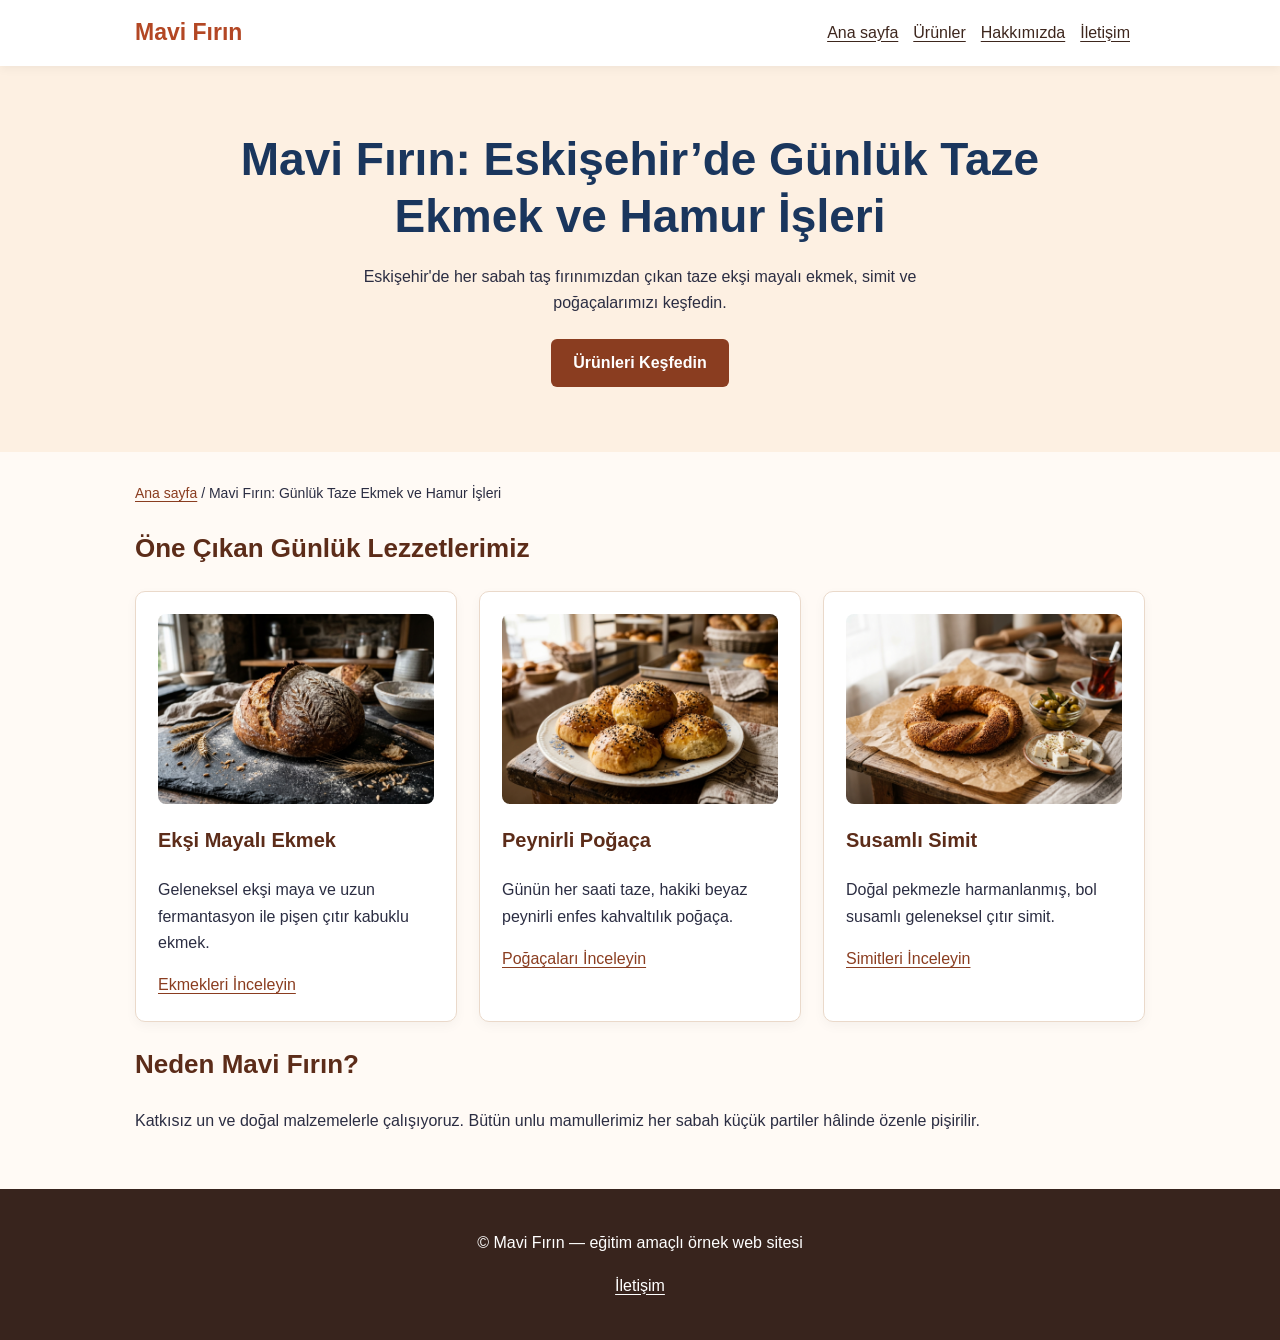
<file: index.html>
<!doctype html>
<html lang="tr">

<head>
    <meta charset="utf-8">
    <meta name="viewport" content="width=device-width, initial-scale=1">
    <title>Mavi Fırın | Eskişehir Taze Ekmek ve Unlu Mamuller</title>
    <meta name="description"
        content="Eskişehir Tepebaşı'nda her sabah taş fırında pişen katkısız ekşi mayalı ekmekler, çıtır simit ve poğaçalar. Günlük taze lezzetlerimizi inceleyin.">
    <link rel="stylesheet" href="style.css">
    <!-- 8. hafta: Google etiketini Analytics arayüzünden alıp BURAYA yerleştirin; gerçek kimlik yazın. -->
</head>

<body>
    <header>
        <nav aria-label="Ana menü"><a href="index.html" class="brand">Mavi Fırın</a>
            <div><a href="index.html">Ana sayfa</a><a href="urunler.html">Ürünler</a><a
                    href="hakkimizda.html">Hakkımızda</a><a href="iletisim.html">İletişim</a></div>
        </nav>
    </header>
    <section class="hero">
        <h1>Mavi Fırın: Eskişehir’de Günlük Taze Ekmek ve Hamur İşleri</h1>
        <p>Eskişehir'de her sabah taş fırınımızdan çıkan taze ekşi mayalı ekmek, simit ve poğaçalarımızı keşfedin.</p>
        <a class="btn" href="urunler.html">Ürünleri Keşfedin</a>
    </section>
    <main>
        <p class="crumb"><a href="index.html">Ana sayfa</a> / Mavi Fırın: Günlük Taze Ekmek ve Hamur İşleri</p>
        <section>
            <h2>Öne Çıkan Günlük Lezzetlerimiz</h2>
            <div class="cards">
                <article class="card">
                    <img src="images/koy-ekmegi.jpg" alt="Eskişehir taş fırın doğal ekşi mayalı köy ekmeği" width="400" height="300" loading="lazy">
                    <h3>Ekşi Mayalı Ekmek</h3>
                    <p>Geleneksel ekşi maya ve uzun fermantasyon ile pişen çıtır kabuklu ekmek.</p>
                    <a href="urunler.html">Ekmekleri İnceleyin</a>
                </article>
                <article class="card">
                    <img src="images/koy-pogacasi.jpg" alt="Fırından sıcak çıkmış yumuşacık peynirli poğaça" width="400" height="300" loading="lazy">
                    <h3>Peynirli Poğaça</h3>
                    <p>Günün her saati taze, hakiki beyaz peynirli enfes kahvaltılık poğaça.</p>
                    <a href="urunler.html">Poğaçaları İnceleyin</a>
                </article>
                <article class="card">
                    <img src="images/citir-simit.jpg" alt="Geleneksel bol susamlı çıtır sokak simidi" width="400" height="300" loading="lazy">
                    <h3>Susamlı Simit</h3>
                    <p>Doğal pekmezle harmanlanmış, bol susamlı geleneksel çıtır simit.</p>
                    <a href="urunler.html">Simitleri İnceleyin</a>
                </article>
            </div>
        </section>
        <section>
            <h2>Neden Mavi Fırın?</h2>
            <p>Katkısız un ve doğal malzemelerle çalışıyoruz. Bütün unlu mamullerimiz her sabah küçük partiler hâlinde özenle pişirilir.</p>
        </section>
    </main>
    <footer>
        <p>© Mavi Fırın — eğitim amaçlı örnek web sitesi</p>
        <p><a href="iletisim.html">İletişim</a></p>
    </footer>
</body>

</html>
</file>
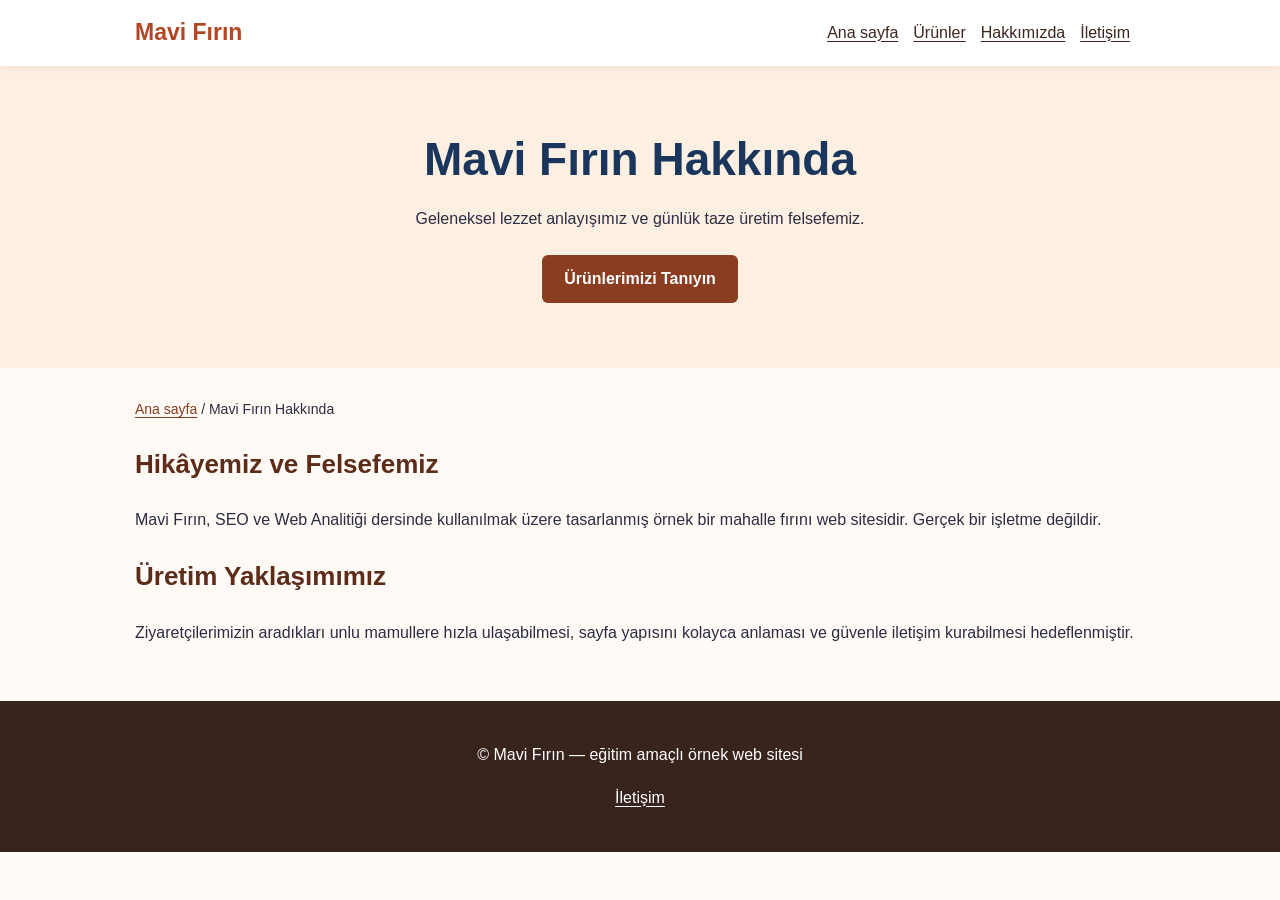
<file: hakkimizda.html>
<!doctype html>
<html lang="tr">

<head>
    <meta charset="utf-8">
    <meta name="viewport" content="width=device-width, initial-scale=1">
    <title>Hakkımızda | Eskişehir Mavi Fırın Hikayemiz</title>
    <meta name="description"
        content="Mavi Fırın’ın geleneksel taş fırın ustalığını, doğal ekşi mayalı üretim anlayışını ve mahalle fırını kültürünü tanıyın.">
    <link rel="stylesheet" href="style.css">
    <!-- 8. hafta: Google etiketini Analytics arayüzünden alıp BURAYA yerleştirin; gerçek kimlik yazın. -->
</head>

<body>
    <header>
        <nav aria-label="Ana menü"><a href="index.html" class="brand">Mavi Fırın</a>
            <div><a href="index.html">Ana sayfa</a><a href="urunler.html">Ürünler</a><a
                    href="hakkimizda.html">Hakkımızda</a><a href="iletisim.html">İletişim</a></div>
        </nav>
    </header>
    <section class="hero">
        <h1>Mavi Fırın Hakkında</h1>
        <p>Geleneksel lezzet anlayışımız ve günlük taze üretim felsefemiz.</p>
        <a class="btn" href="urunler.html">Ürünlerimizi Tanıyın</a>
    </section>
    <main>
        <p class="crumb"><a href="index.html">Ana sayfa</a> / Mavi Fırın Hakkında</p>
        <h2>Hikâyemiz ve Felsefemiz</h2>
        <p>Mavi Fırın, SEO ve Web Analitiği dersinde kullanılmak üzere tasarlanmış örnek bir mahalle fırını web sitesidir. Gerçek bir işletme değildir.</p>
        <h2>Üretim Yaklaşımımız</h2>
        <p>Ziyaretçilerimizin aradıkları unlu mamullere hızla ulaşabilmesi, sayfa yapısını kolayca anlaması ve güvenle iletişim kurabilmesi hedeflenmiştir.</p>
    </main>
    <footer>
        <p>© Mavi Fırın — eğitim amaçlı örnek web sitesi</p>
        <p><a href="iletisim.html">İletişim</a></p>
    </footer>
</body>

</html>
</file>
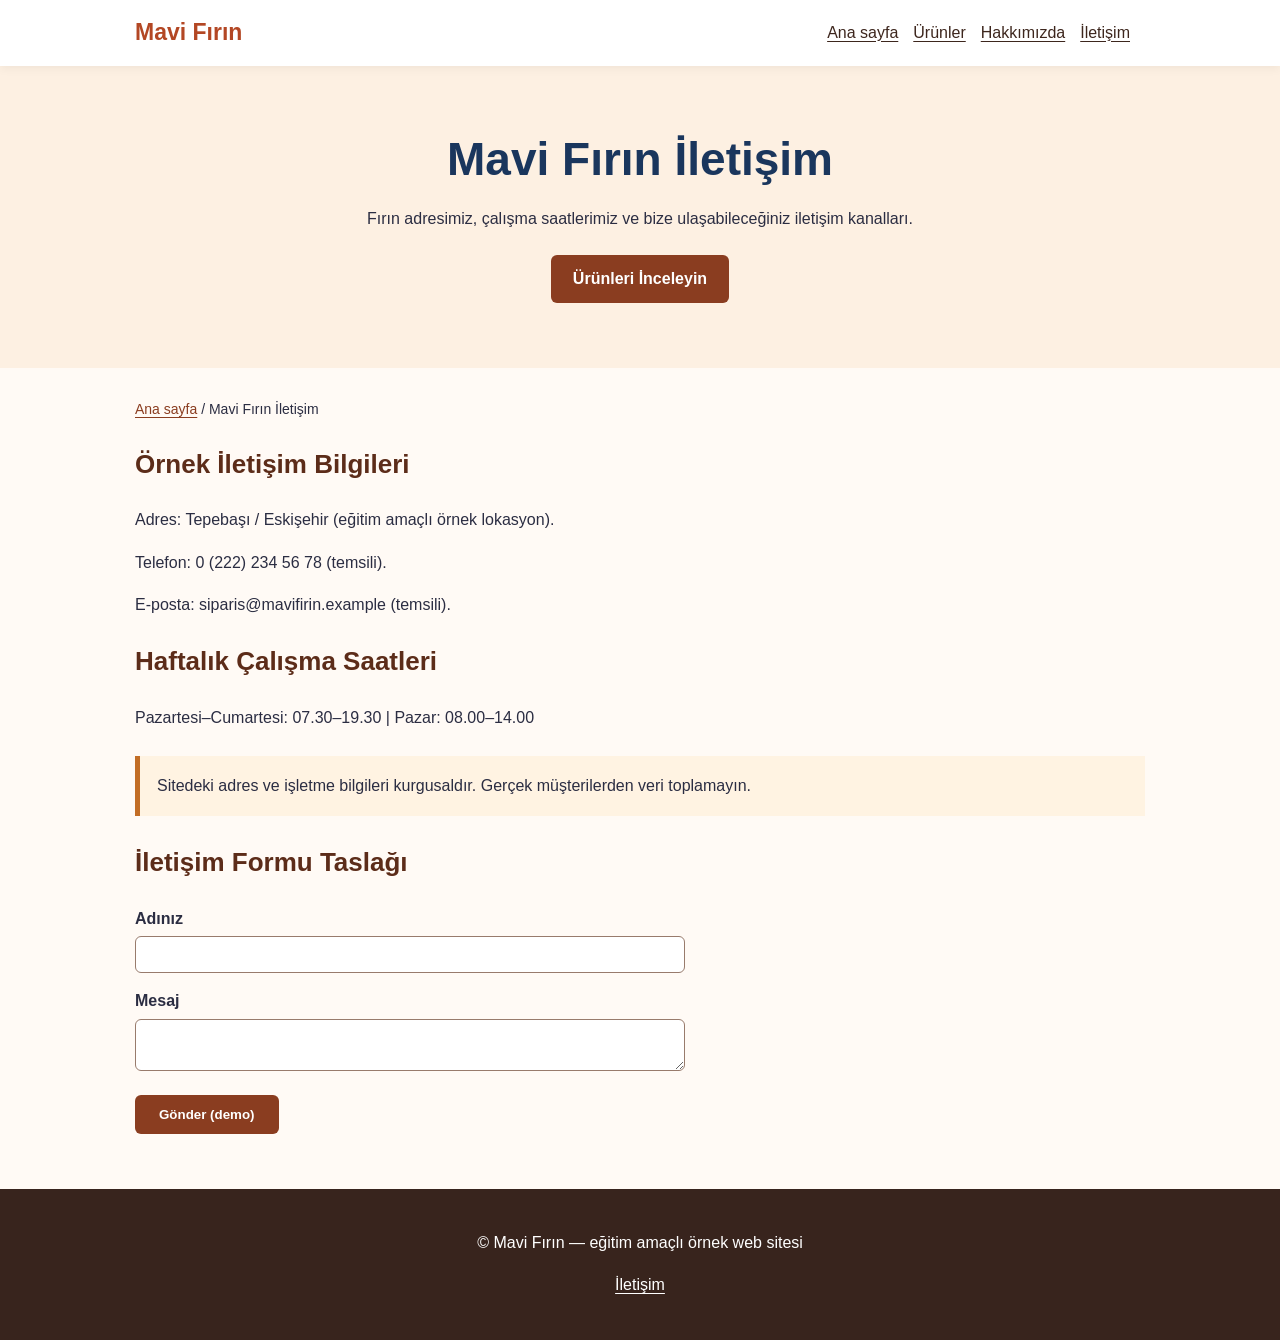
<file: iletisim.html>
<!doctype html>
<html lang="tr">

<head>
    <meta charset="utf-8">
    <meta name="viewport" content="width=device-width, initial-scale=1">
    <title>İletişim ve Adres Bilgileri | Mavi Fırın Eskişehir</title>
    <meta name="description"
        content="Mavi Fırın nerede? Eskişehir Tepebaşı açık adresimiz, sipariş telefonumuz ve haftalık çalışma saatlerimiz hakkında bilgi alın.">
    <link rel="stylesheet" href="style.css">
    <!-- 8. hafta: Google etiketini Analytics arayüzünden alıp BURAYA yerleştirin; gerçek kimlik yazın. -->
</head>

<body>
    <header>
        <nav aria-label="Ana menü"><a href="index.html" class="brand">Mavi Fırın</a>
            <div><a href="index.html">Ana sayfa</a><a href="urunler.html">Ürünler</a><a
                    href="hakkimizda.html">Hakkımızda</a><a href="iletisim.html">İletişim</a></div>
        </nav>
    </header>
    <section class="hero">
        <h1>Mavi Fırın İletişim</h1>
        <p>Fırın adresimiz, çalışma saatlerimiz ve bize ulaşabileceğiniz iletişim kanalları.</p>
        <a class="btn" href="urunler.html">Ürünleri İnceleyin</a>
    </section>
    <main>
        <p class="crumb"><a href="index.html">Ana sayfa</a> / Mavi Fırın İletişim</p>
        <h2>Örnek İletişim Bilgileri</h2>
        <p>Adres: Tepebaşı / Eskişehir (eğitim amaçlı örnek lokasyon).</p>
        <p>Telefon: 0 (222) 234 56 78 (temsili).</p>
        <p>E-posta: siparis@mavifirin.example (temsili).</p>
        <h2>Haftalık Çalışma Saatleri</h2>
        <p>Pazartesi–Cumartesi: 07.30–19.30 | Pazar: 08.00–14.00</p>
        <p class="notice">Sitedeki adres ve işletme bilgileri kurgusaldır. Gerçek müşterilerden veri toplamayın.</p>
        <h2>İletişim Formu Taslağı</h2>
        <form onsubmit="event.preventDefault();document.getElementById('feedback').textContent='Bu bir ders örneğidir; mesaj gönderilmedi.';">
            <label for="ad">Adınız</label>
            <input id="ad" autocomplete="name" required>
            <label for="mesaj">Mesaj</label>
            <textarea id="mesaj" required></textarea>
            <p><button type="submit">Gönder (demo)</button></p>
            <p id="feedback" role="status"></p>
        </form>
    </main>
    <footer>
        <p>© Mavi Fırın — eğitim amaçlı örnek web sitesi</p>
        <p><a href="iletisim.html">İletişim</a></p>
    </footer>
</body>

</html>
</file>
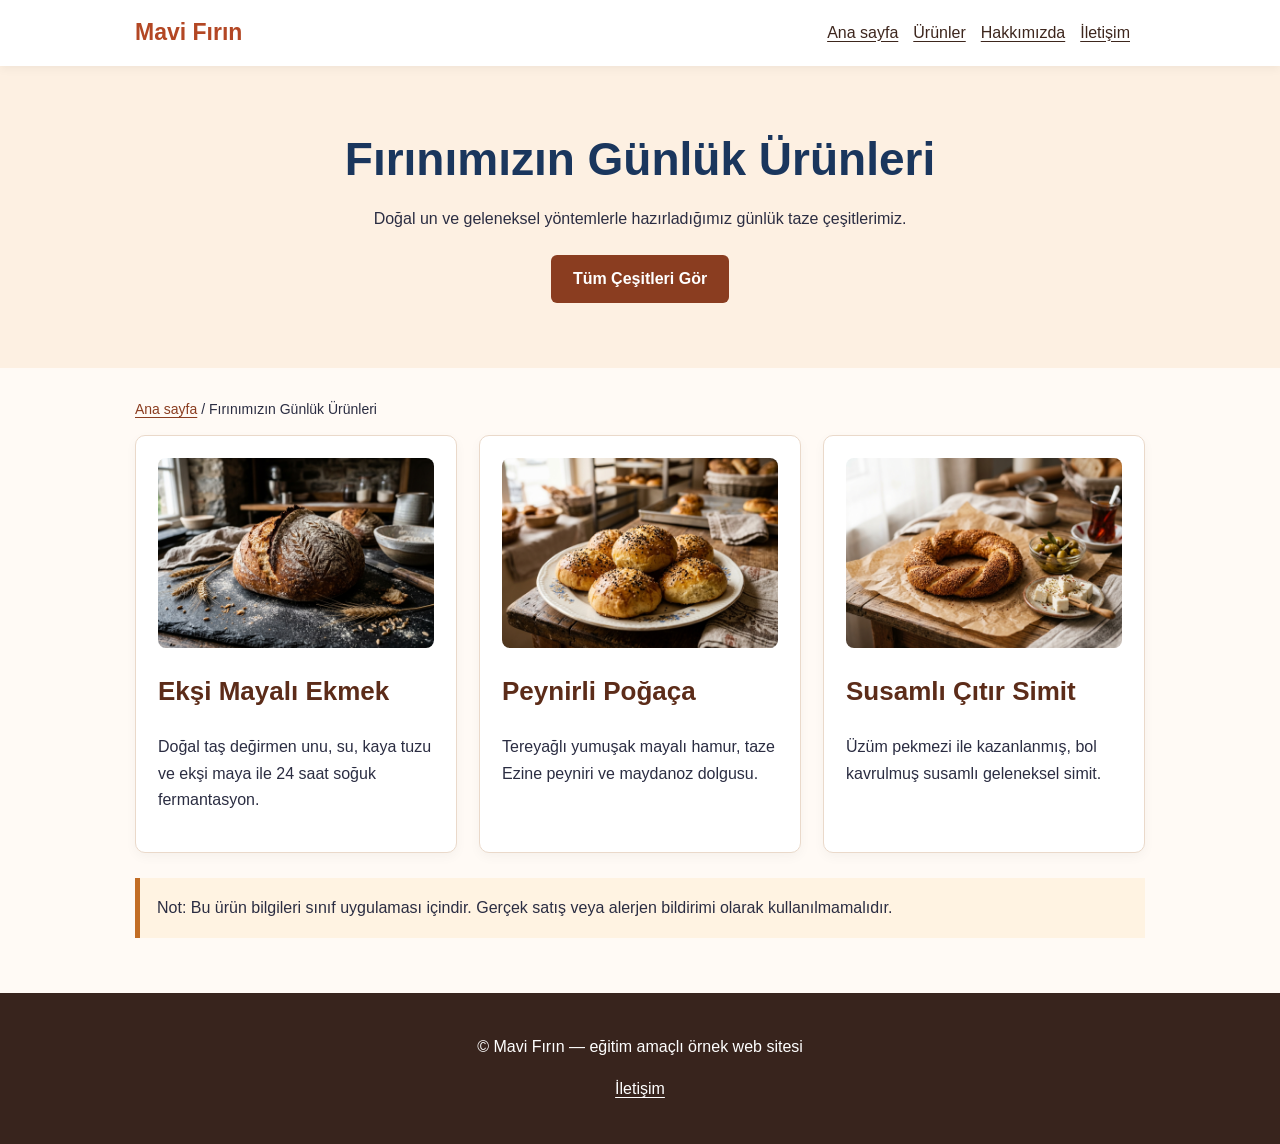
<file: urunler.html>
<!doctype html>
<html lang="tr">

<head>
    <meta charset="utf-8">
    <meta name="viewport" content="width=device-width, initial-scale=1">
    <title>Ekmek ve Fırın Çeşitlerimiz | Mavi Fırın Eskişehir</title>
    <meta name="description"
        content="Mavi Fırın taş fırınından çıkan ekşi mayalı köy ekmeği, sıcacık peynirli poğaça ve susamlı simit çeşitleri. İçerikler ve günlük lezzetler burada.">
    <link rel="stylesheet" href="style.css">
    <!-- 8. hafta: Google etiketini Analytics arayüzünden alıp BURAYA yerleştirin; gerçek kimlik yazın. -->
</head>

<body>
    <header>
        <nav aria-label="Ana menü"><a href="index.html" class="brand">Mavi Fırın</a>
            <div><a href="index.html">Ana sayfa</a><a href="urunler.html">Ürünler</a><a
                    href="hakkimizda.html">Hakkımızda</a><a href="iletisim.html">İletişim</a></div>
        </nav>
    </header>
    <section class="hero">
        <h1>Fırınımızın Günlük Ürünleri</h1>
        <p>Doğal un ve geleneksel yöntemlerle hazırladığımız günlük taze çeşitlerimiz.</p>
        <a class="btn" href="urunler.html">Tüm Çeşitleri Gör</a>
    </section>
    <main>
        <p class="crumb"><a href="index.html">Ana sayfa</a> / Fırınımızın Günlük Ürünleri</p>
        <div class="cards">
            <article class="card">
                <img src="images/koy-ekmegi.jpg" alt="Eskişehir taş fırın doğal ekşi mayalı köy ekmeği" width="400" height="300" loading="lazy">
                <h2>Ekşi Mayalı Ekmek</h2>
                <p>Doğal taş değirmen unu, su, kaya tuzu ve ekşi maya ile 24 saat soğuk fermantasyon.</p>
            </article>
            <article class="card">
                <img src="images/koy-pogacasi.jpg" alt="Fırından sıcak çıkmış yumuşacık peynirli poğaça" width="400" height="300" loading="lazy">
                <h2>Peynirli Poğaça</h2>
                <p>Tereyağlı yumuşak mayalı hamur, taze Ezine peyniri ve maydanoz dolgusu.</p>
            </article>
            <article class="card">
                <img src="images/citir-simit.jpg" alt="Geleneksel bol susamlı çıtır sokak simidi" width="400" height="300" loading="lazy">
                <h2>Susamlı Çıtır Simit</h2>
                <p>Üzüm pekmezi ile kazanlanmış, bol kavrulmuş susamlı geleneksel simit.</p>
            </article>
        </div>
        <p class="notice">Not: Bu ürün bilgileri sınıf uygulaması içindir. Gerçek satış veya alerjen bildirimi olarak kullanılmamalıdır.</p>
    </main>
    <footer>
        <p>© Mavi Fırın — eğitim amaçlı örnek web sitesi</p>
        <p><a href="iletisim.html">İletişim</a></p>
    </footer>
</body>

</html>
</file>
<file: style.css>
* {
    box-sizing: border-box;
}

body {
    margin: 0;
    font-family: Arial, Helvetica, sans-serif;
    color: #2b2d42;
    line-height: 1.65;
    background: #fffaf5;
}

header {
    background: #ffffff;
    box-shadow: 0 2px 10px rgba(0, 0, 0, 0.06);
    position: sticky;
    top: 0;
    z-index: 100;
}

nav {
    max-width: 1050px;
    margin: auto;
    display: flex;
    justify-content: space-between;
    align-items: center;
    gap: 18px;
    padding: 14px 20px;
    flex-wrap: wrap;
}

nav a {
    color: #3d261d;
    margin-right: 15px;
}

nav a:hover,
nav a:focus {
    text-decoration: underline;
}

.brand {
    font-weight: 800;
    font-size: 23px;
    color: #b34724;
    text-decoration: none;
}

.brand:hover,
.brand:focus {
    text-decoration: none;
    opacity: 0.9;
}

.hero {
    background: #fdf0e2;
    padding: 65px 20px;
    text-align: center;
}

.hero h1 {
    font-size: clamp(28px, 5vw, 46px);
    line-height: 1.25;
    max-width: 820px;
    margin: 0 auto 18px;
}

/* H02-U3: style.css dosyasında h1 için yazı rengi */
h1 {
    color: #1a365d;
}

/* H02-S3: Bağlantılara altı çizili görünüm */
a {
    color: #8a3d20;
    text-decoration: underline;
    text-underline-offset: 3px;
}

.hero p {
    max-width: 650px;
    margin: 0 auto 22px;
}

.btn {
    display: inline-block;
    background: #8a3d20;
    color: white;
    padding: 11px 22px;
    border-radius: 6px;
    text-decoration: none;
    font-weight: 600;
}

.btn:hover {
    background: #6e2e16;
}

main {
    max-width: 1050px;
    margin: 30px auto;
    padding: 0 20px;
}

h2 {
    font-size: 26px;
    color: #5c2c19;
}

h3 {
    font-size: 20px;
    color: #5c2c19;
}

.cards {
    display: grid;
    grid-template-columns: repeat(auto-fit, minmax(250px, 1fr));
    gap: 22px;
}

.card {
    background: #ffffff;
    padding: 22px;
    border-radius: 10px;
    border: 1px solid #ead9ca;
    box-shadow: 0 4px 12px rgba(0, 0, 0, 0.04);
}

.card img {
    width: 100%;
    height: 190px;
    object-fit: cover;
    border-radius: 8px;
    margin-bottom: 14px;
    display: block;
}

.notice {
    padding: 17px;
    background: #fff3e2;
    border-left: 5px solid #c26d25;
    margin: 25px 0;
}

footer {
    margin-top: 55px;
    padding: 25px;
    background: #38241d;
    color: #ffffff;
    text-align: center;
}

footer a {
    color: #ffffff;
    text-decoration: underline;
}

.crumb {
    font-size: 14px;
}

label {
    display: block;
    margin: 15px 0 4px;
    font-weight: 600;
}

input,
textarea {
    width: 100%;
    max-width: 550px;
    padding: 10px;
    border: 1px solid #987b6c;
    border-radius: 6px;
}

button {
    background: #8a3d20;
    color: white;
    padding: 12px 24px;
    border: 0;
    border-radius: 6px;
    cursor: pointer;
    font-weight: 600;
}

button:hover {
    background: #6e2e16;
}

/* H02-S4: Taşan öğeleri engelleme kuralları (responsive ve max-width) */
img,
table,
pre {
    max-width: 100%;
    height: auto;
}

@media (max-width: 600px) {
    nav {
        display: block;
    }

    nav a {
        display: inline-block;
        margin: 4px 9px 4px 0;
    }

    .hero {
        padding: 45px 16px;
    }
}
</file>
